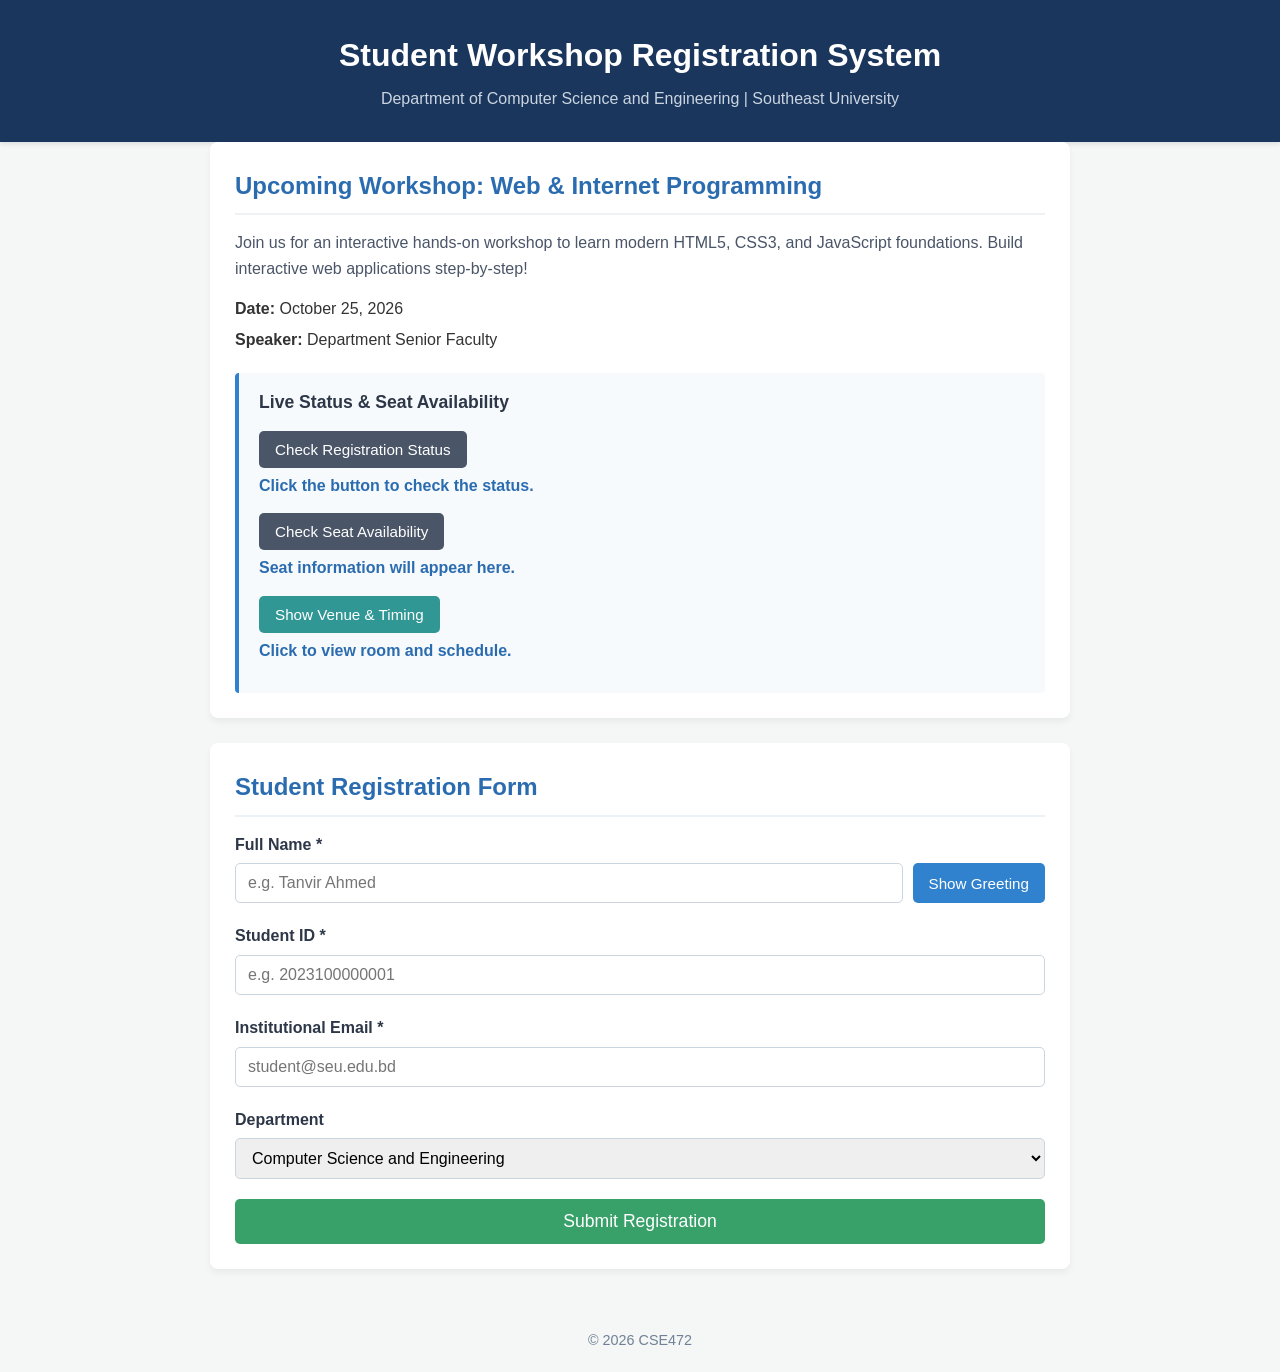
<file: Labs/lab-03-javascript/index.html>
<!DOCTYPE html>
<html lang="en">
<head>
    <meta charset="UTF-8">
    <meta name="viewport" content="width=device-width, initial-scale=1.0">
    <title>Student Workshop Registration System</title>
    <link rel="stylesheet" href="css/style.css">
</head>
<body>

    <header>
        <div class="container">
            <h1>Student Workshop Registration System</h1>
            <p>Department of Computer Science and Engineering | Southeast University</p>
        </div>
    </header>

    <main class="container">
        <section class="card">
            <h2>Upcoming Workshop: Web & Internet Programming</h2>
            <p class="description">
                Join us for an interactive hands-on workshop to learn modern HTML5, CSS3, and JavaScript foundations. 
                Build interactive web applications step-by-step!
            </p>
            
            <div class="workshop-info">
                <p><strong>Date:</strong> October 25, 2026</p>
                <p><strong>Speaker:</strong> Department Senior Faculty</p>
            </div>

            <div class="interactive-box">
                <h3>Live Status & Seat Availability</h3>
                
                <div class="action-item">
                    <button type="button" class="btn btn-secondary" onclick="checkRegistration()">Check Registration Status</button>
                    <p id="registrationStatus" class="status-output">Click the button to check the status.</p>
                </div>

                <div class="action-item">
                    <button type="button" class="btn btn-secondary" onclick="checkSeats()">Check Seat Availability</button>
                    <p id="seatMessage" class="status-output">Seat information will appear here.</p>
                </div>

                <div class="action-item">
                    <button type="button" class="btn btn-info" onclick="showWorkshopDetails()">Show Venue & Timing</button>
                    <p id="workshopDetails" class="status-output">Click to view room and schedule.</p>
                </div>
            </div>
        </section>

        <section class="card">
            <h2>Student Registration Form</h2>
            <form id="registrationForm" onsubmit="event.preventDefault();">
                
                <div class="form-group">
                    <label for="studentName">Full Name *</label>
                    <div class="input-inline">
                        <input type="text" id="studentName" name="studentName" placeholder="e.g. Tanvir Ahmed" required>
                        <button type="button" class="btn btn-primary" onclick="showGreeting()">Show Greeting</button>
                    </div>
                    <p id="greetingMessage" class="greeting-output"></p>
                </div>

                <div class="form-group">
                    <label for="studentId">Student ID *</label>
                    <input type="text" id="studentId" name="studentId" placeholder="e.g. 2023100000001" required>
                </div>

                <div class="form-group">
                    <label for="email">Institutional Email *</label>
                    <input type="email" id="email" name="email" placeholder="student@seu.edu.bd" required>
                </div>

                <div class="form-group">
                    <label for="department">Department</label>
                    <select id="department" name="department">
                        <option value="CSE">Computer Science and Engineering</option>
                        <option value="EEE">Electrical and Electronic Engineering</option>
                        <option value="Textile">Textile Engineering</option>
                    </select>
                </div>

                <button type="submit" class="btn btn-submit">Submit Registration</button>
            </form>
        </section>
    </main>

    <footer>
        <div class="container">
            <p>&copy; 2026 CSE472</p>
        </div>
    </footer>

    <script src="js/script.js"></script>
</body>
</html>
</file>
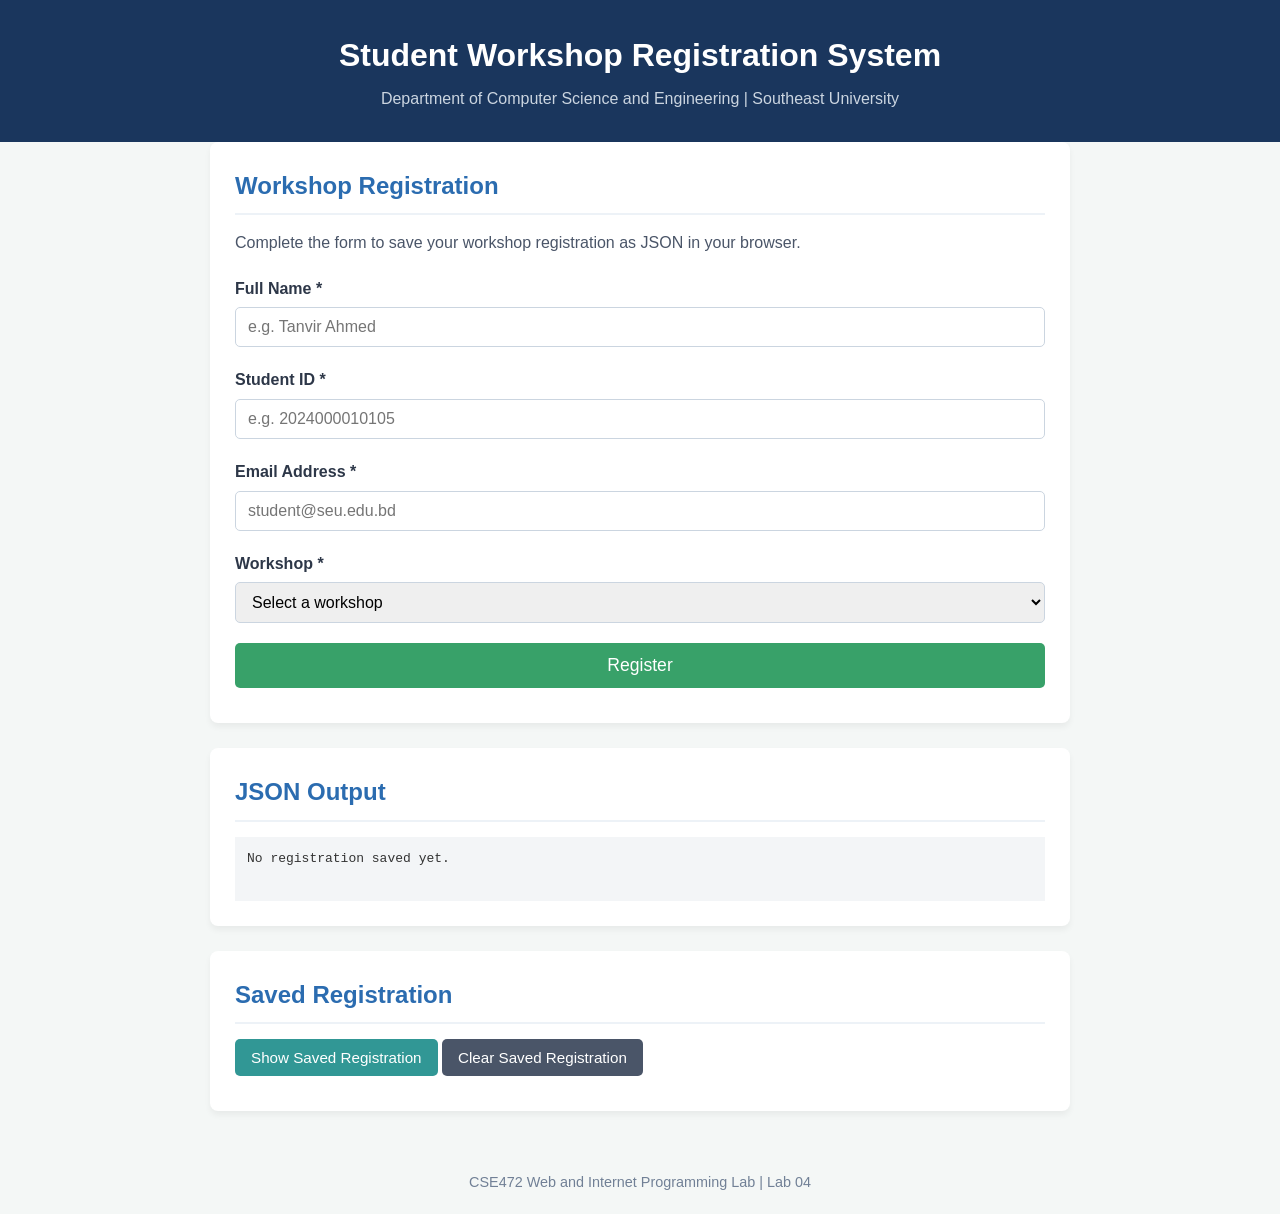
<file: Labs/lab-04-forms-json/index.html>
<!DOCTYPE html>
<html lang="en">
<head>
    <meta charset="UTF-8">
    <meta name="viewport" content="width=device-width, initial-scale=1.0">
    <title>Student Workshop Registration System</title>
    <link rel="stylesheet" href="css/style.css">
</head>
<body>
    <header>
        <div class="container">
            <h1>Student Workshop Registration System</h1>
            <p>Department of Computer Science and Engineering | Southeast University</p>
        </div>
    </header>

    <main class="container">
        <section class="card">
            <h2>Workshop Registration</h2>
            <p class="description">Complete the form to save your workshop registration as JSON in your browser.</p>

            <form id="registrationForm" onsubmit="event.preventDefault(); submitRegistration();">
                <div class="form-group">
                    <label for="studentName">Full Name *</label>
                    <input type="text" id="studentName" name="studentName" placeholder="e.g. Tanvir Ahmed" required>
                </div>

                <div class="form-group">
                    <label for="studentId">Student ID *</label>
                    <input type="text" id="studentId" name="studentId" placeholder="e.g. 2024000010105" required>
                </div>

                <div class="form-group">
                    <label for="studentEmail">Email Address *</label>
                    <input type="email" id="studentEmail" name="studentEmail" placeholder="student@seu.edu.bd" required>
                </div>

                <div class="form-group">
                    <label for="workshop">Workshop *</label>
                    <select id="workshop" name="workshop" required>
                        <option value="">Select a workshop</option>
                        <option value="HTML Basics">HTML Basics</option>
                        <option value="CSS Basics">CSS Basics</option>
                        <option value="JavaScript Basics">JavaScript Basics</option>
                    </select>
                </div>

                <button type="button" class="btn btn-submit" onclick="submitRegistration()">Register</button>
                <p id="formMessage" class="form-message" aria-live="polite"></p>
            </form>
        </section>

        <section class="card">
            <h2>JSON Output</h2>
            <pre id="jsonOutput">No registration saved yet.</pre>
        </section>

        <section class="card">
            <h2>Saved Registration</h2>
            <button type="button" class="btn btn-info" onclick="showSavedRegistration()">Show Saved Registration</button>
            <button type="button" class="btn btn-secondary" onclick="clearRegistration()">Clear Saved Registration</button>
            <p id="savedMessage" class="status-output" aria-live="polite"></p>
        </section>
    </main>

    <footer>
        <div class="container">
            <p>CSE472 Web and Internet Programming Lab | Lab 04</p>
        </div>
    </footer>
    <script src="js/script.js"></script>
</body>
</html>
</file>
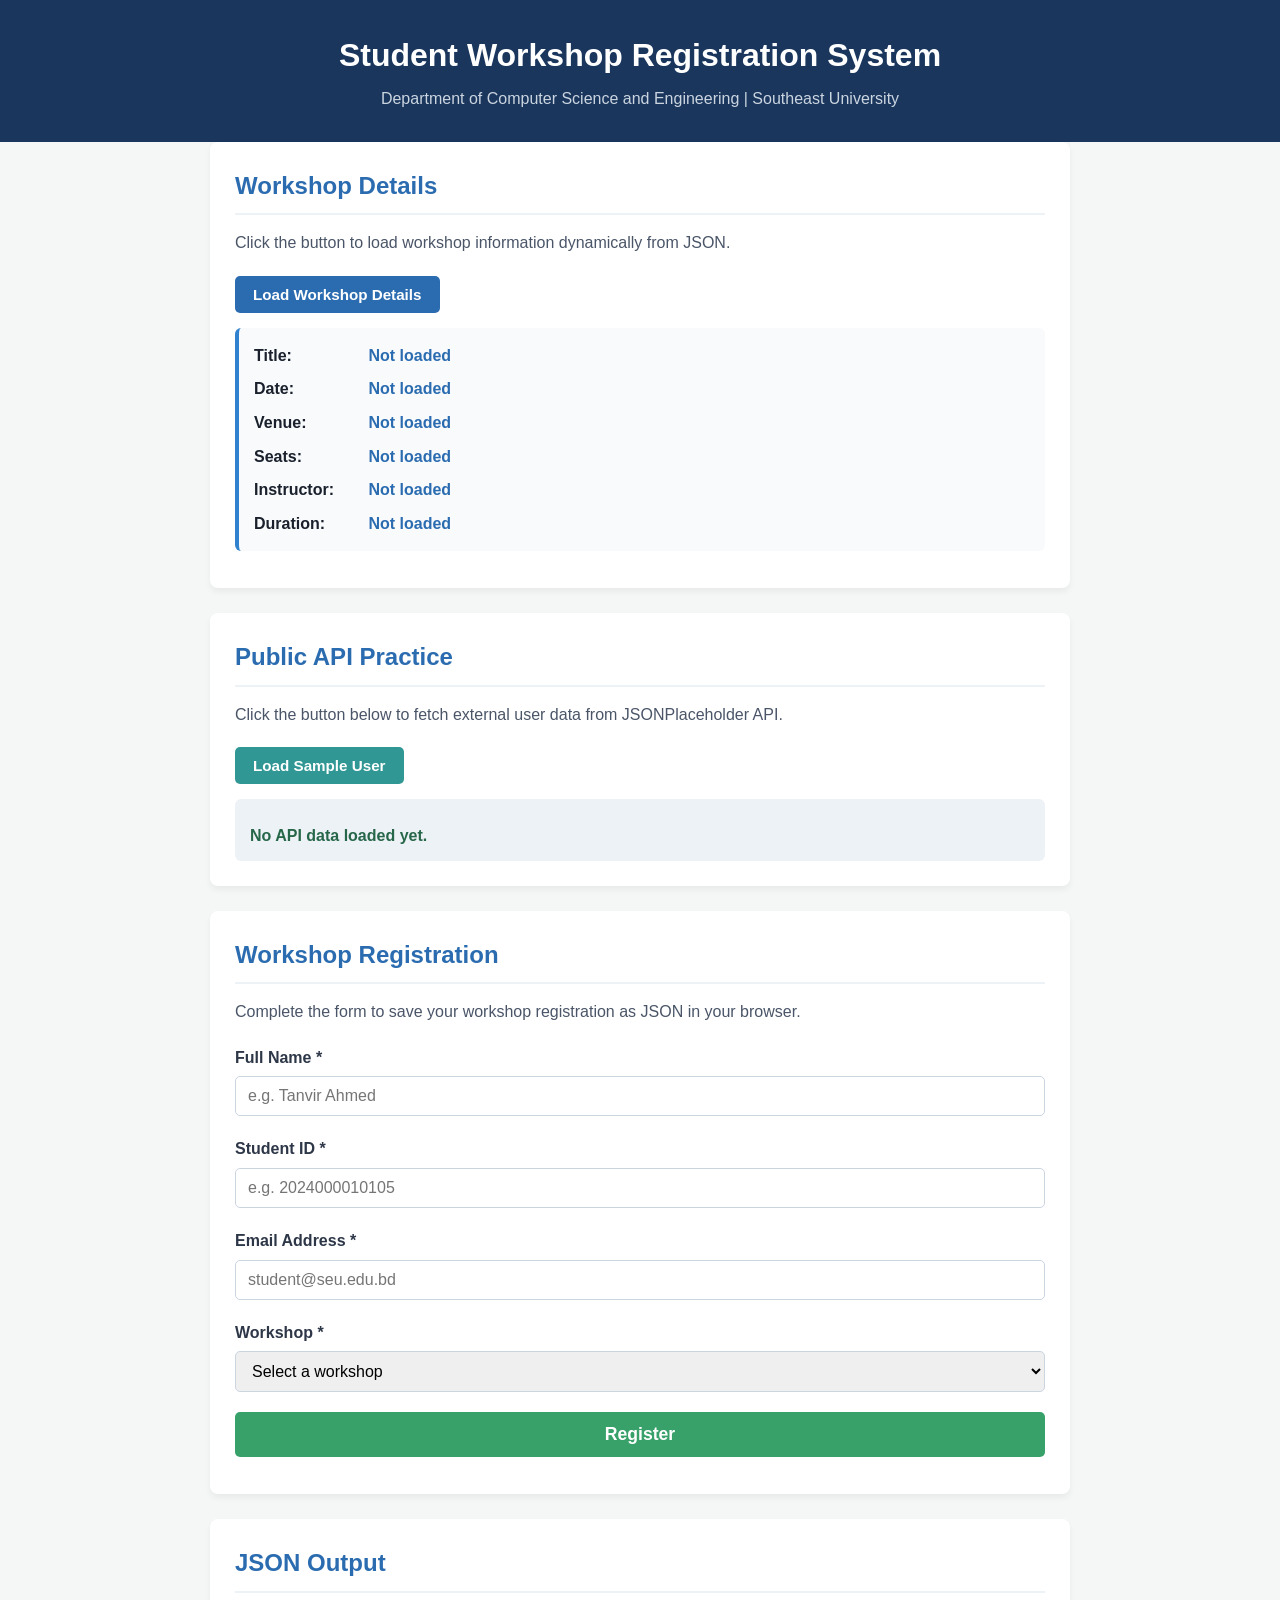
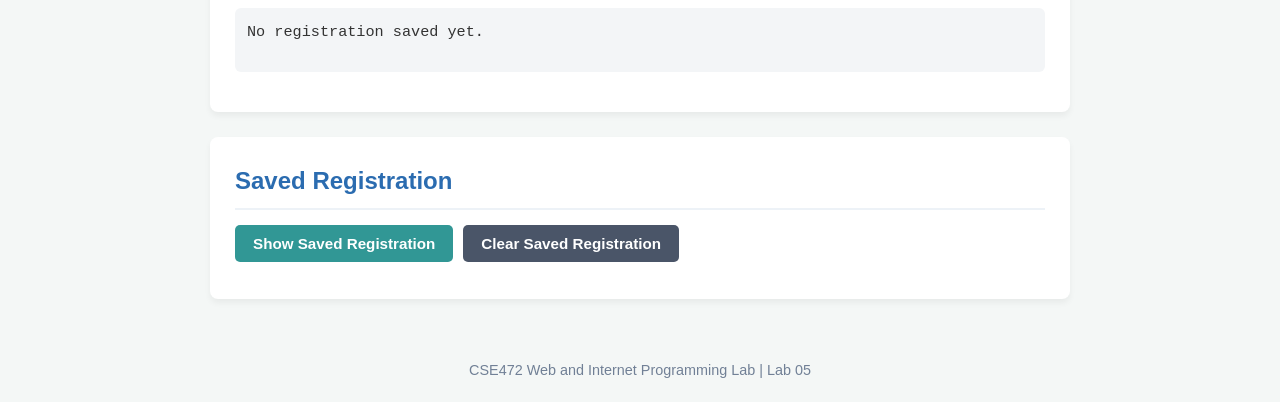
<file: Labs/lab-05-fetch-api/index.html>
<!DOCTYPE html>
<html lang="en">
<head>
    <meta charset="UTF-8">
    <meta name="viewport" content="width=device-width, initial-scale=1.0">
    <title>Student Workshop Registration System - Lab 05</title>
    <link rel="stylesheet" href="css/style.css">
</head>
<body>
    <header>
        <div class="container">
            <h1>Student Workshop Registration System</h1>
            <p>Department of Computer Science and Engineering | Southeast University</p>
        </div>
    </header>

    <main class="container">
        <!-- Section: Workshop Details loaded via Fetch API -->
        <section class="card">
            <h2>Workshop Details</h2>
            <p class="description">Click the button to load workshop information dynamically from JSON.</p>
            <button type="button" class="btn btn-primary" onclick="loadWorkshop()">
                Load Workshop Details
            </button>
            <div class="details-list">
                <p><strong>Title:</strong> <span id="workshopTitle">Not loaded</span></p>
                <p><strong>Date:</strong> <span id="workshopDate">Not loaded</span></p>
                <p><strong>Venue:</strong> <span id="workshopVenue">Not loaded</span></p>
                <p><strong>Seats:</strong> <span id="workshopSeats">Not loaded</span></p>
                <p><strong>Instructor:</strong> <span id="workshopInstructor">Not loaded</span></p>
                <p><strong>Duration:</strong> <span id="workshopDuration">Not loaded</span></p>
            </div>
            <p id="loadMessage" class="status-output" aria-live="polite"></p>
        </section>

        <!-- Section: Public API Practice using JSONPlaceholder -->
        <section class="card">
            <h2>Public API Practice</h2>
            <p class="description">Click the button below to fetch external user data from JSONPlaceholder API.</p>
            <button type="button" class="btn btn-info" onclick="loadSampleUser()">
                Load Sample User
            </button>
            <div class="api-result-box">
                <p id="apiUser" class="status-output">No API data loaded yet.</p>
            </div>
        </section>

        <!-- Section: Workshop Registration Form (from Lab 04) -->
        <section class="card">
            <h2>Workshop Registration</h2>
            <p class="description">Complete the form to save your workshop registration as JSON in your browser.</p>

            <form id="registrationForm" onsubmit="event.preventDefault(); submitRegistration();">
                <div class="form-group">
                    <label for="studentName">Full Name *</label>
                    <input type="text" id="studentName" name="studentName" placeholder="e.g. Tanvir Ahmed" required>
                </div>

                <div class="form-group">
                    <label for="studentId">Student ID *</label>
                    <input type="text" id="studentId" name="studentId" placeholder="e.g. 2024000010105" required>
                </div>

                <div class="form-group">
                    <label for="studentEmail">Email Address *</label>
                    <input type="email" id="studentEmail" name="studentEmail" placeholder="student@seu.edu.bd" required>
                </div>

                <div class="form-group">
                    <label for="workshop">Workshop *</label>
                    <select id="workshop" name="workshop" required>
                        <option value="">Select a workshop</option>
                        <option value="HTML Basics">HTML Basics</option>
                        <option value="CSS Basics">CSS Basics</option>
                        <option value="JavaScript Basics">JavaScript Basics</option>
                    </select>
                </div>

                <button type="button" class="btn btn-submit" onclick="submitRegistration()">Register</button>
                <p id="formMessage" class="form-message" aria-live="polite"></p>
            </form>
        </section>

        <!-- Section: JSON Output Display (from Lab 04) -->
        <section class="card">
            <h2>JSON Output</h2>
            <pre id="jsonOutput">No registration saved yet.</pre>
        </section>

        <!-- Section: Saved Registration in localStorage (from Lab 04) -->
        <section class="card">
            <h2>Saved Registration</h2>
            <div class="button-group">
                <button type="button" class="btn btn-info" onclick="showSavedRegistration()">Show Saved Registration</button>
                <button type="button" class="btn btn-secondary" onclick="clearRegistration()">Clear Saved Registration</button>
            </div>
            <p id="savedMessage" class="status-output" aria-live="polite"></p>
        </section>
    </main>

    <footer>
        <div class="container">
            <p>CSE472 Web and Internet Programming Lab | Lab 05</p>
        </div>
    </footer>
    <script src="js/script.js"></script>
</body>
</html>
</file>
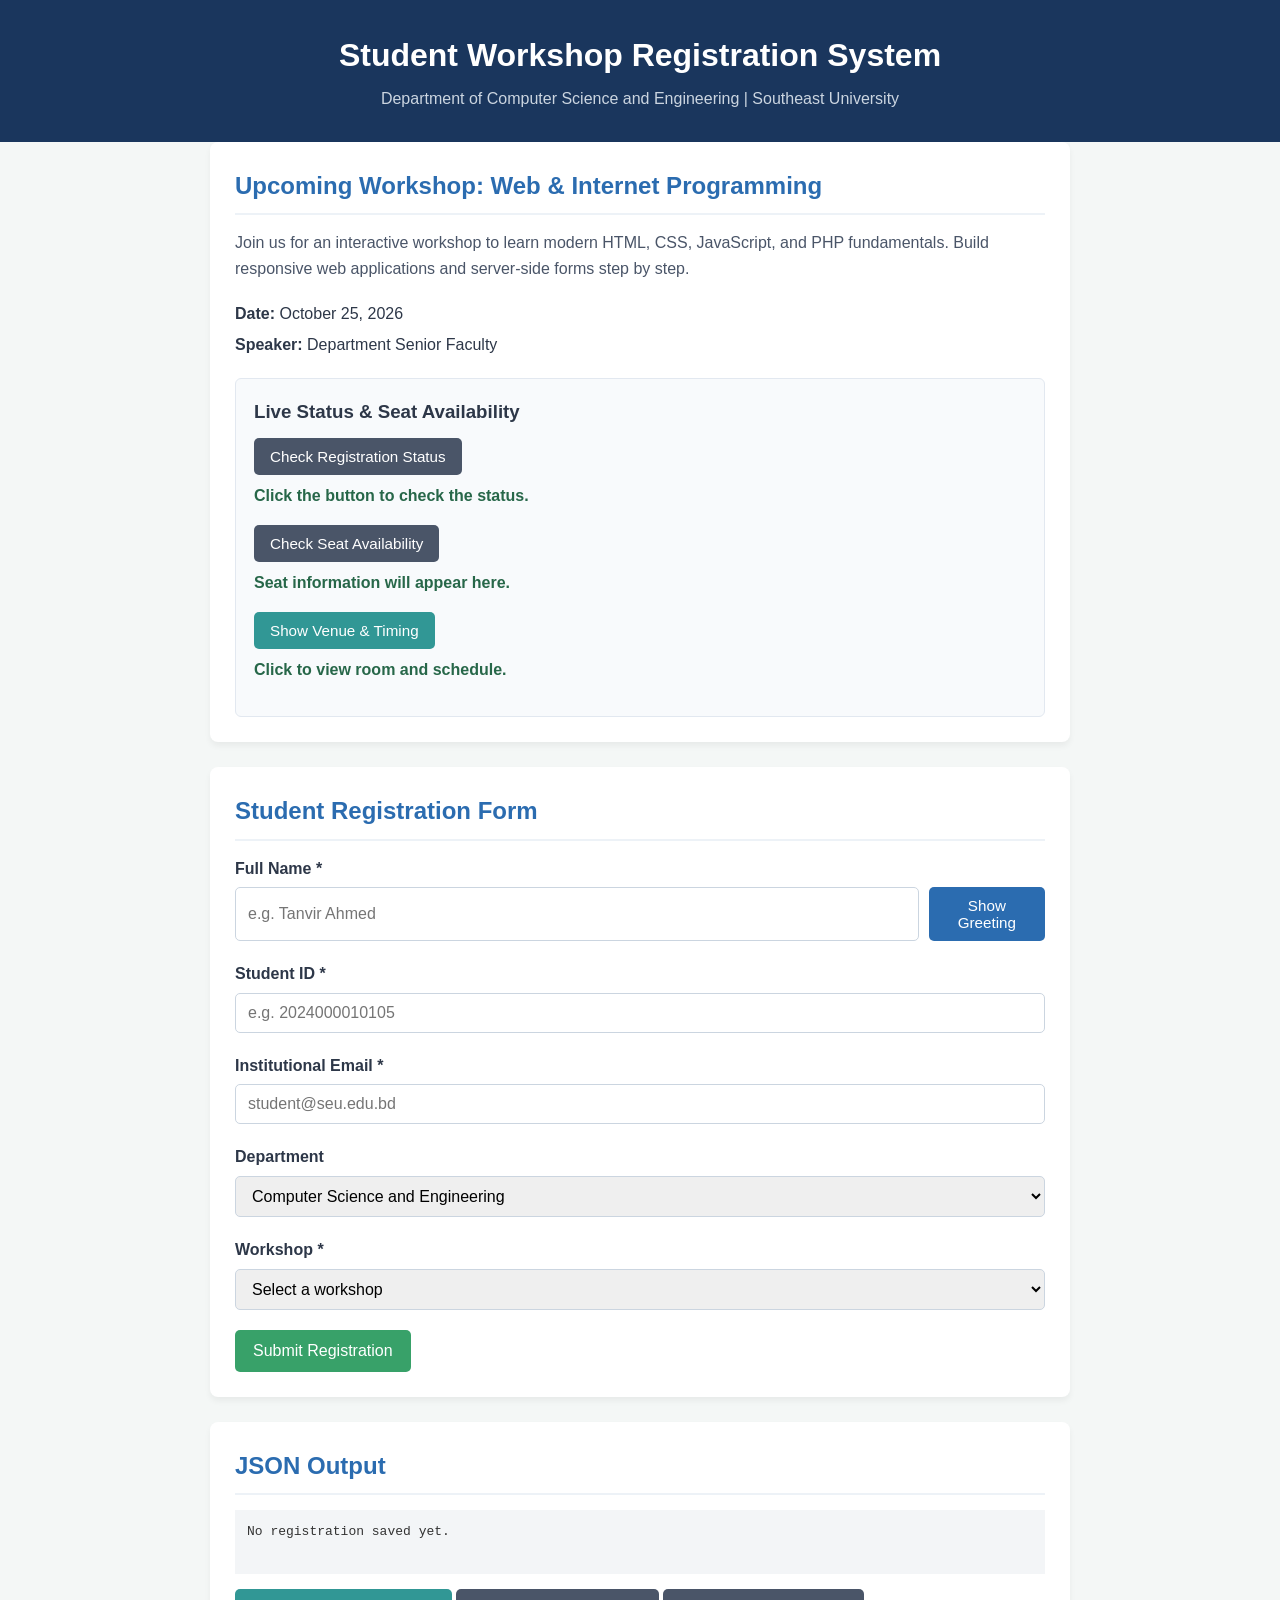
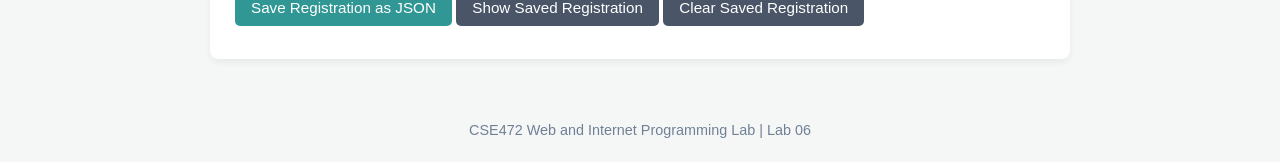
<file: Labs/lab-06-php/index.html>
<!DOCTYPE html>
<html lang="en">
<head>
    <meta charset="UTF-8">
    <meta name="viewport" content="width=device-width, initial-scale=1.0">
    <title>Student Workshop Registration System</title>
    <link rel="stylesheet" href="css/style.css">
</head>
<body>
    <header>
        <div class="container">
            <h1>Student Workshop Registration System</h1>
            <p>Department of Computer Science and Engineering | Southeast University</p>
        </div>
    </header>

    <main class="container">
        <section class="card">
            <h2>Upcoming Workshop: Web & Internet Programming</h2>
            <p class="description">
                Join us for an interactive workshop to learn modern HTML, CSS, JavaScript, and PHP fundamentals.
                Build responsive web applications and server-side forms step by step.
            </p>

            <div class="workshop-info">
                <p><strong>Date:</strong> October 25, 2026</p>
                <p><strong>Speaker:</strong> Department Senior Faculty</p>
            </div>

            <div class="interactive-box">
                <h3>Live Status & Seat Availability</h3>

                <div class="action-item">
                    <button type="button" class="btn btn-secondary" onclick="checkRegistration()">Check Registration Status</button>
                    <p id="registrationStatus" class="status-output">Click the button to check the status.</p>
                </div>

                <div class="action-item">
                    <button type="button" class="btn btn-secondary" onclick="checkSeats()">Check Seat Availability</button>
                    <p id="seatMessage" class="status-output">Seat information will appear here.</p>
                </div>

                <div class="action-item">
                    <button type="button" class="btn btn-info" onclick="showWorkshopDetails()">Show Venue & Timing</button>
                    <p id="workshopDetails" class="status-output">Click to view room and schedule.</p>
                </div>
            </div>
        </section>

        <section class="card">
            <h2>Student Registration Form</h2>
            <form action="process.php" method="post">
                <div class="form-group">
                    <label for="studentName">Full Name *</label>
                    <div class="input-inline">
                        <input type="text" id="studentName" name="studentName" placeholder="e.g. Tanvir Ahmed" required>
                        <button type="button" class="btn btn-primary" onclick="showGreeting()">Show Greeting</button>
                    </div>
                    <p id="greetingMessage" class="greeting-output"></p>
                </div>

                <div class="form-group">
                    <label for="studentId">Student ID *</label>
                    <input type="text" id="studentId" name="studentId" placeholder="e.g. 2024000010105" required>
                </div>

                <div class="form-group">
                    <label for="studentEmail">Institutional Email *</label>
                    <input type="email" id="studentEmail" name="studentEmail" placeholder="student@seu.edu.bd" required>
                </div>

                <div class="form-group">
                    <label for="department">Department</label>
                    <select id="department" name="department">
                        <option value="CSE">Computer Science and Engineering</option>
                        <option value="EEE">Electrical and Electronic Engineering</option>
                        <option value="Textile">Textile Engineering</option>
                    </select>
                </div>

                <div class="form-group">
                    <label for="workshop">Workshop *</label>
                    <select id="workshop" name="workshop" required>
                        <option value="">Select a workshop</option>
                        <option value="HTML Basics">HTML Basics</option>
                        <option value="CSS Basics">CSS Basics</option>
                        <option value="JavaScript Basics">JavaScript Basics</option>
                        <option value="PHP Basics">PHP Basics</option>
                    </select>
                </div>

                <button type="submit" class="btn btn-submit">Submit Registration</button>
            </form>
        </section>

        <section class="card">
            <h2>JSON Output</h2>
            <pre id="jsonOutput">No registration saved yet.</pre>
            <button type="button" class="btn btn-info" onclick="saveRegistration()">Save Registration as JSON</button>
            <button type="button" class="btn btn-secondary" onclick="showSavedRegistration()">Show Saved Registration</button>
            <button type="button" class="btn btn-secondary" onclick="clearRegistration()">Clear Saved Registration</button>
            <p id="savedMessage" class="status-output" aria-live="polite"></p>
        </section>
    </main>

    <footer>
        <div class="container">
            <p>CSE472 Web and Internet Programming Lab | Lab 06</p>
        </div>
    </footer>

    <script>
        let availableSeats = 12;

        function checkRegistration() {
            document.getElementById('registrationStatus').textContent = 'Registration is currently open.';
        }

        function checkSeats() {
            const message = document.getElementById('seatMessage');
            message.textContent = availableSeats > 0
                ? 'Seats are available. Remaining seats: ' + availableSeats
                : 'Sorry, no seats are available.';
        }

        function showWorkshopDetails() {
            document.getElementById('workshopDetails').textContent =
                'Venue: Lab 302, Building B | Time: 10:00 AM - 1:00 PM';
        }

        function getRegistration() {
            return {
                name: document.getElementById('studentName').value.trim(),
                studentId: document.getElementById('studentId').value.trim(),
                email: document.getElementById('studentEmail').value.trim(),
                department: document.getElementById('department').value,
                workshop: document.getElementById('workshop').value
            };
        }

        function saveRegistration() {
            const registration = getRegistration();
            const jsonData = JSON.stringify(registration, null, 2);

            localStorage.setItem('registration', jsonData);
            document.getElementById('jsonOutput').textContent = jsonData;
            document.getElementById('savedMessage').textContent = 'Registration saved in your browser.';
        }

        function showSavedRegistration() {
            const savedData = localStorage.getItem('registration');
            const output = document.getElementById('savedMessage');

            if (savedData === null) {
                output.textContent = 'No saved registration was found.';
                return;
            }

            const registration = JSON.parse(savedData);
            document.getElementById('jsonOutput').textContent = savedData;
            output.textContent = registration.name + ' registered for ' + registration.workshop + '.';
        }

        function clearRegistration() {
            localStorage.removeItem('registration');
            document.getElementById('jsonOutput').textContent = 'No registration saved yet.';
            document.getElementById('savedMessage').textContent = 'Saved registration cleared.';
        }

        function showGreeting() {
            const name = document.getElementById('studentName').value.trim();
            const output = document.getElementById('greetingMessage');

            if (name !== '') {
                output.textContent = 'Welcome, ' + name + '! Thank you for registering.';
            } else {
                output.textContent = 'Please enter your full name above.';
            }
        }

        const savedRegistration = localStorage.getItem('registration');
        if (savedRegistration !== null) {
            document.getElementById('jsonOutput').textContent = savedRegistration;
        }
    </script>
</body>
</html>
</file>
<file: Labs/lab-03-javascript/css/style.css>
* {
    box-sizing: border-box;
    margin: 0;
    padding: 0;
}

body {
    font-family: Arial, Helvetica, sans-serif;
    line-height: 1.6;
    background-color: #f4f7f6;
    color: #333333;
}

.container {
    max-width: 900px;
    margin: 0 auto;
    padding: 0 20px;
}

header {
    background-color: #1a365d;
    color: #ffffff;
    padding: 30px 0;
    text-align: center;
    box-shadow: 0 2px 5px rgba(0, 0, 0, 0.1);
}

header h1 {
    font-size: 2rem;
    margin-bottom: 5px;
}

header p {
    color: #cbd5e0;
    font-size: 1rem;
}

main {
    margin: 30px auto;
}

.card {
    background-color: #ffffff;
    border-radius: 8px;
    padding: 25px;
    margin-bottom: 25px;
    box-shadow: 0 4px 6px rgba(0, 0, 0, 0.05);
}

.card h2 {
    color: #2b6cb0;
    margin-bottom: 15px;
    border-bottom: 2px solid #edf2f7;
    padding-bottom: 8px;
}

.description {
    margin-bottom: 15px;
    color: #4a5568;
}

.workshop-info p {
    margin-bottom: 5px;
}

.interactive-box {
    margin-top: 20px;
    background-color: #f7fafc;
    border-left: 4px solid #3182ce;
    padding: 15px 20px;
    border-radius: 4px;
}

.interactive-box h3 {
    margin-bottom: 15px;
    font-size: 1.1rem;
    color: #2d3748;
}

.action-item {
    margin-bottom: 15px;
}

.status-output {
    margin-top: 5px;
    font-weight: bold;
    color: #2b6cb0;
}

.form-group {
    margin-bottom: 20px;
}

.form-group label {
    display: block;
    font-weight: bold;
    margin-bottom: 6px;
    color: #2d3748;
}

input[type="text"],
input[type="email"],
select {
    width: 100%;
    padding: 10px 12px;
    border: 1px solid #cbd5e0;
    border-radius: 5px;
    font-size: 1rem;
}

.input-inline {
    display: flex;
    gap: 10px;
}

.input-inline input {
    flex: 1;
}

.greeting-output {
    margin-top: 8px;
    font-weight: bold;
    color: #276749;
}

.btn {
    padding: 10px 16px;
    font-size: 0.95rem;
    border: none;
    border-radius: 5px;
    cursor: pointer;
    transition: background-color 0.2s ease;
}

.btn-primary {
    background-color: #3182ce;
    color: #ffffff;
}

.btn-primary:hover {
    background-color: #2b6cb0;
}

.btn-secondary {
    background-color: #4a5568;
    color: #ffffff;
}

.btn-secondary:hover {
    background-color: #2d3748;
}

.btn-info {
    background-color: #319795;
    color: #ffffff;
}

.btn-info:hover {
    background-color: #2c7a7b;
}

.btn-submit {
    width: 100%;
    background-color: #38a169;
    color: #ffffff;
    font-size: 1.1rem;
    padding: 12px;
}

.btn-submit:hover {
    background-color: #2f855a;
}

footer {
    text-align: center;
    padding: 20px 0;
    color: #718096;
    font-size: 0.9rem;
    margin-top: 40px;
}
</file>
<file: Labs/lab-04-forms-json/css/style.css>
* {
    box-sizing: border-box;
    margin: 0;
    padding: 0;
}

body {
    font-family: Arial, Helvetica, sans-serif;
    line-height: 1.6;
    background-color: #f4f7f6;
    color: #333333;
}

.container {
    max-width: 900px;
    margin: 0 auto;
    padding: 0 20px;
}

header {
    padding: 30px 0;
    background-color: #1a365d;
    color: #ffffff;
    text-align: center;
}

.container h1 {
    font-size: 2rem;
    margin-bottom: 5px;
}

header p {
    color: #cbd5e0;
}

main {
    margin: 30px auto;
}

.card {
    padding: 25px;
    margin-bottom: 25px;
    background-color: #ffffff;
    border-radius: 8px;
    box-shadow: 0 4px 6px rgba(0, 0, 0, 0.05);
}

.card h2 {
    padding-bottom: 8px;
    margin-bottom: 15px;
    color: #2b6cb0;
    border-bottom: 2px solid #edf2f7;
}

.description {
    margin-bottom: 20px;
    color: #4a5568;
}

.form-group {
    margin-bottom: 20px;
}

.form-group label {
    display: block;
    margin-bottom: 6px;
    color: #2d3748;
    font-weight: bold;
}

input,
select {
    width: 100%;
    padding: 10px 12px;
    border: 1px solid #cbd5e0;
    border-radius: 5px;
    font-size: 1rem;
}

button {
    padding: 10px 16px;
    border: 0;
    border-radius: 5px;
    color: #ffffff;
    font-size: 0.95rem;
    cursor: pointer;
}

.btn-submit {
    width: 100%;
    padding: 12px;
    background-color: #38a169;
    font-size: 1.1rem;
}

.btn-submit:hover {
    background-color: #2f855a;
}

.btn-info {
    background-color: #319795;
}

.btn-info:hover {
    background-color: #2c7a7b;
}

.btn-secondary {
    background-color: #4a5568;
}

.btn-secondary:hover {
    background-color: #2d3748;
}

.form-message,
.status-output {
    margin-top: 10px;
    color: #276749;
    font-weight: bold;
}

pre {
    min-height: 4rem;
    padding: 12px;
    overflow-x: auto;
    background-color: #f3f5f7;
    white-space: pre-wrap;
}

footer {
    padding: 20px 0;
    margin-top: 40px;
    color: #718096;
    font-size: 0.9rem;
    text-align: center;
}
</file>
<file: Labs/lab-05-fetch-api/css/style.css>
* {
    box-sizing: border-box;
    margin: 0;
    padding: 0;
}

body {
    font-family: Arial, Helvetica, sans-serif;
    line-height: 1.6;
    background-color: #f4f7f6;
    color: #333333;
}

.container {
    max-width: 900px;
    margin: 0 auto;
    padding: 0 20px;
}

header {
    padding: 30px 0;
    background-color: #1a365d;
    color: #ffffff;
    text-align: center;
}

.container h1 {
    font-size: 2rem;
    margin-bottom: 5px;
}

header p {
    color: #cbd5e0;
}

main {
    margin: 30px auto;
}

.card {
    padding: 25px;
    margin-bottom: 25px;
    background-color: #ffffff;
    border-radius: 8px;
    box-shadow: 0 4px 6px rgba(0, 0, 0, 0.05);
}

.card h2 {
    padding-bottom: 8px;
    margin-bottom: 15px;
    color: #2b6cb0;
    border-bottom: 2px solid #edf2f7;
}

.description {
    margin-bottom: 20px;
    color: #4a5568;
}

.details-list {
    margin-top: 15px;
    background-color: #f8fafc;
    border-radius: 6px;
    padding: 15px;
    border-left: 4px solid #3182ce;
}

.details-list p {
    margin-bottom: 8px;
    color: #2d3748;
}

.details-list p:last-child {
    margin-bottom: 0;
}

.details-list strong {
    color: #1a202c;
    min-width: 110px;
    display: inline-block;
}

.details-list span {
    color: #2b6cb0;
    font-weight: 600;
}

.form-group {
    margin-bottom: 20px;
}

.form-group label {
    display: block;
    margin-bottom: 6px;
    color: #2d3748;
    font-weight: bold;
}

input,
select {
    width: 100%;
    padding: 10px 12px;
    border: 1px solid #cbd5e0;
    border-radius: 5px;
    font-size: 1rem;
}

button,
.btn {
    display: inline-block;
    padding: 10px 18px;
    border: 0;
    border-radius: 5px;
    color: #ffffff;
    font-size: 0.95rem;
    font-weight: 600;
    cursor: pointer;
    transition: background-color 0.2s ease, transform 0.1s ease;
}

button:active,
.btn:active {
    transform: scale(0.98);
}

.btn-primary {
    background-color: #2b6cb0;
}

.btn-primary:hover {
    background-color: #2c5282;
}

.btn-submit {
    width: 100%;
    padding: 12px;
    background-color: #38a169;
    font-size: 1.1rem;
}

.btn-submit:hover {
    background-color: #2f855a;
}

.btn-info {
    background-color: #319795;
}

.btn-info:hover {
    background-color: #2c7a7b;
}

.btn-secondary {
    background-color: #4a5568;
}

.btn-secondary:hover {
    background-color: #2d3748;
}

.button-group {
    display: flex;
    gap: 10px;
    flex-wrap: wrap;
    margin-bottom: 10px;
}

.form-message,
.status-output {
    margin-top: 12px;
    color: #276749;
    font-weight: bold;
}

.api-result-box {
    margin-top: 15px;
    padding: 12px 15px;
    background-color: #edf2f7;
    border-radius: 6px;
    color: #2d3748;
    font-weight: 500;
}

pre {
    min-height: 4rem;
    padding: 12px;
    overflow-x: auto;
    background-color: #f3f5f7;
    white-space: pre-wrap;
    border-radius: 6px;
    margin-bottom: 15px;
    font-family: monospace;
    font-size: 0.95rem;
}

footer {
    padding: 20px 0;
    margin-top: 40px;
    color: #718096;
    font-size: 0.9rem;
    text-align: center;
}
</file>
<file: Labs/lab-06-php/css/style.css>
* {
    box-sizing: border-box;
    margin: 0;
    padding: 0;
}

body {
    font-family: Arial, Helvetica, sans-serif;
    line-height: 1.6;
    background-color: #f4f7f6;
    color: #333333;
}

.container {
    max-width: 900px;
    margin: 0 auto;
    padding: 0 20px;
}

header {
    padding: 30px 0;
    background-color: #1a365d;
    color: #ffffff;
    text-align: center;
}

h1 {
    font-size: 2rem;
    margin-bottom: 5px;
}

header p {
    color: #cbd5e0;
}

main {
    margin: 30px auto;
}

.card {
    padding: 25px;
    margin-bottom: 25px;
    background-color: #ffffff;
    border-radius: 8px;
    box-shadow: 0 4px 6px rgba(0, 0, 0, 0.05);
}

.card h2 {
    padding-bottom: 8px;
    margin-bottom: 15px;
    color: #2b6cb0;
    border-bottom: 2px solid #edf2f7;
}

.card h3 {
    margin-bottom: 12px;
    color: #2d3748;
}

.description {
    margin-bottom: 20px;
    color: #4a5568;
}

.workshop-info {
    margin: 18px 0;
    color: #2d3748;
}

.workshop-info p {
    margin-bottom: 5px;
}

.interactive-box {
    margin-top: 20px;
    padding: 18px;
    background-color: #f8fafc;
    border-radius: 6px;
    border: 1px solid #e2e8f0;
}

.action-item {
    margin-bottom: 16px;
}

.btn {
    padding: 10px 16px;
    border: 0;
    border-radius: 5px;
    color: #ffffff;
    font-size: 0.95rem;
    cursor: pointer;
}

.btn-primary {
    background-color: #2b6cb0;
}

.btn-primary:hover {
    background-color: #1e4f89;
}

.btn-secondary {
    background-color: #4a5568;
}

.btn-secondary:hover {
    background-color: #2d3748;
}

.btn-info {
    background-color: #319795;
}

.btn-info:hover {
    background-color: #2c7a7b;
}

.btn-submit,
.link-button {
    display: inline-block;
    padding: 12px 18px;
    border: 0;
    border-radius: 5px;
    background-color: #38a169;
    color: #ffffff;
    text-decoration: none;
    font-size: 1rem;
    cursor: pointer;
}

.btn-submit:hover,
.link-button:hover {
    background-color: #2f855a;
}

.form-group {
    margin-bottom: 20px;
}

.form-group label {
    display: block;
    margin-bottom: 6px;
    color: #2d3748;
    font-weight: bold;
}

.input-inline {
    display: flex;
    gap: 10px;
}

input,
select {
    width: 100%;
    padding: 10px 12px;
    border: 1px solid #cbd5e0;
    border-radius: 5px;
    font-size: 1rem;
}

pre {
    min-height: 4rem;
    padding: 12px;
    margin-bottom: 15px;
    overflow-x: auto;
    background-color: #f3f5f7;
    white-space: pre-wrap;
}

.greeting-output,
.status-output {
    margin-top: 8px;
    color: #276749;
    font-weight: bold;
}

.result-box {
    margin: 15px 0;
    padding: 12px 14px;
    background-color: #f7fafc;
    border-left: 4px solid #38a169;
    border-radius: 5px;
}

.result-box p {
    margin: 6px 0;
}

.message,
.error-list {
    margin-top: 10px;
}

.message.success {
    color: #276749;
    font-weight: bold;
}

.message.error {
    color: #c53030;
    font-weight: bold;
}

.error-list {
    margin-left: 20px;
    color: #c53030;
}

footer {
    padding: 20px 0;
    margin-top: 40px;
    color: #718096;
    font-size: 0.9rem;
    text-align: center;
}
</file>
